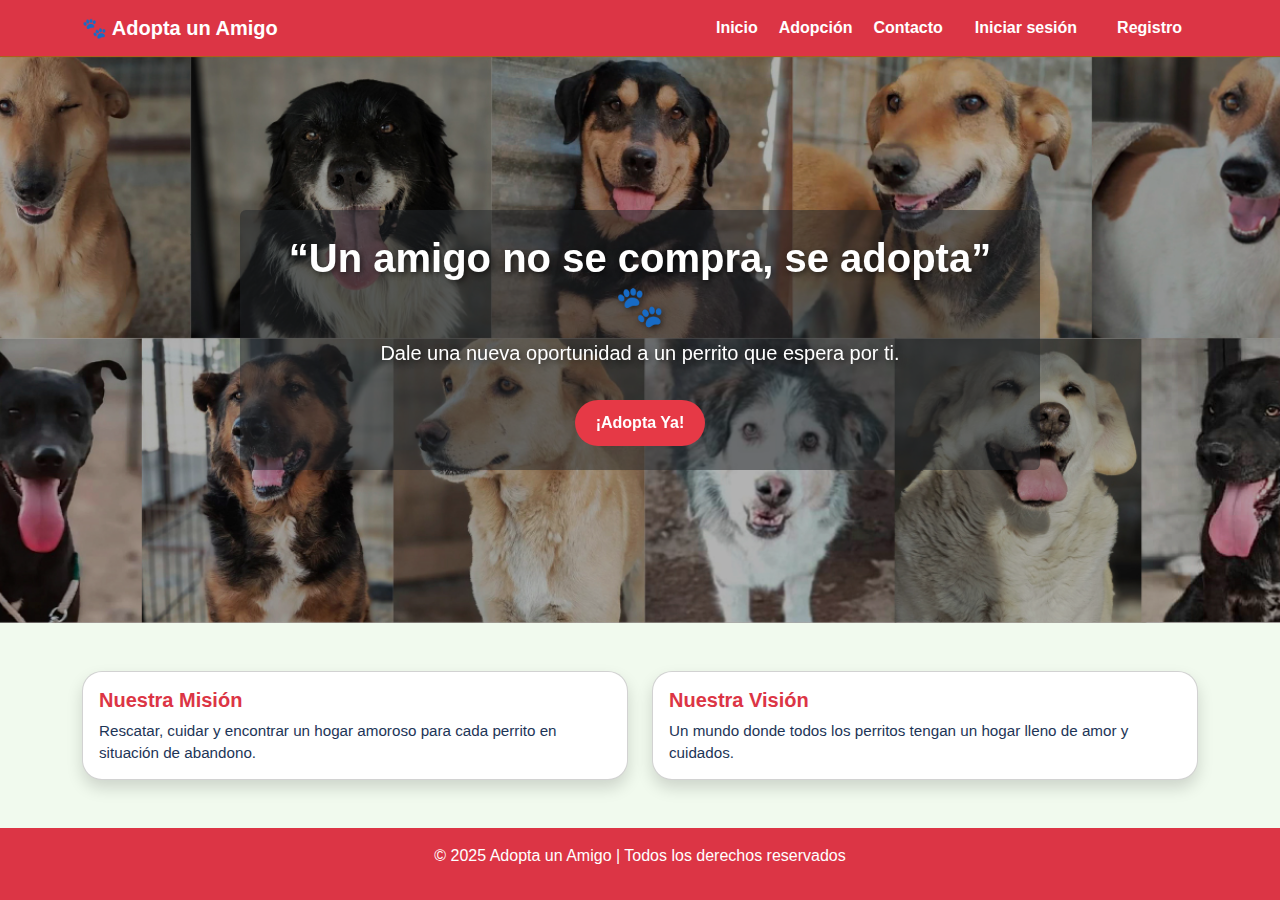
<file: index.html>
<!DOCTYPE html>
<html lang="es">
<head>
  <meta charset="UTF-8">
  <meta name="viewport" content="width=device-width, initial-scale=1.0">
  <title>Adopción de Perritos - Inicio</title>

  <!-- Bootstrap -->
  <link href="https://cdn.jsdelivr.net/npm/bootstrap@5.3.3/dist/css/bootstrap.min.css" rel="stylesheet">

  <link rel="stylesheet" href="css/style.css">
</head>
<body>
  
<!-- Navbar -->
<header>
  <nav class="navbar navbar-expand-lg navbar-dark bg-danger shadow">
    <div class="container">
      <a class="navbar-brand fw-bold" href="index.html">🐾 Adopta un Amigo</a>
      <button class="navbar-toggler" type="button" data-bs-toggle="collapse" data-bs-target="#menu">
        <span class="navbar-toggler-icon"></span>
      </button>
      <div class="collapse navbar-collapse" id="menu">
        <ul class="navbar-nav ms-auto">
          <li class="nav-item"><a class="nav-link" href="index.html">Inicio</a></li>
          <li class="nav-item"><a class="nav-link" href="adopcion.html">Adopción</a></li>
          <li class="nav-item"><a class="nav-link" href="contacto.html">Contacto</a></li>
          <li class="nav-item login-btn">
            <a class="nav-link btn btn-light text-danger px-3 ms-2" href="login.html">Iniciar sesión</a>
          </li>
          <li class="nav-item register-btn">
            <a class="nav-link btn btn-warning text-white px-3 ms-2" href="register.html">Registro</a>
          </li>
        </ul>
      </div>
    </div>
  </nav>
</header>

<!-- Banner con carrusel -->
<section class="banner position-relative text-center text-white">
  <div id="bannerCarousel" class="carousel slide carousel-fade" data-bs-ride="carousel">
    <div class="carousel-inner">
      <div class="carousel-item active">
        <img src="img/perrito4.jpg" class="d-block w-100 banner-img" alt="Perrito 1">
      </div>
      <div class="carousel-item">
        <img src="img/perrito5.jpg" class="d-block w-100 banner-img" alt="Perrito 2">
      </div>
      <div class="carousel-item">
        <img src="img/perrito6.jpg" class="d-block w-100 banner-img" alt="Perrito 3">
      </div>
    </div>
  </div>

  <div class="banner-content position-absolute top-50 start-50 translate-middle bg-dark bg-opacity-50 p-4 rounded w-100" style="max-width: 800px;">
    <h1 class="fw-bold">“Un amigo no se compra, se adopta” 🐾</h1>
    <p class="lead">Dale una nueva oportunidad a un perrito que espera por ti.</p>
    <a href="adopcion.html" class="btn btn-custom mt-3">¡Adopta Ya!</a>
  </div>
</section>

<!-- Misión y Visión -->
<section class="container my-5">
  <div class="row g-4">
    <div class="col-md-6">
      <div class="card shadow h-100">
        <div class="card-body">
          <h5 class="card-title text-danger">Nuestra Misión</h5>
          <p class="card-text">Rescatar, cuidar y encontrar un hogar amoroso para cada perrito en situación de abandono.</p>
        </div>
      </div>
    </div>
    <div class="col-md-6">
      <div class="card shadow h-100">
        <div class="card-body">
          <h5 class="card-title text-danger">Nuestra Visión</h5>
          <p class="card-text">Un mundo donde todos los perritos tengan un hogar lleno de amor y cuidados.</p>
        </div>
      </div>
    </div>
  </div>
</section>


<!-- Footer -->
<footer class="footer text-white text-center p-3 bg-danger">
  <p>&copy; 2025 Adopta un Amigo | Todos los derechos reservados</p>
</footer>

<!-- Scripts -->
<script src="https://cdn.jsdelivr.net/npm/bootstrap@5.3.3/dist/js/bootstrap.bundle.min.js"></script>
<script src="js/session.js"></script>
</body>
</html>
</file>
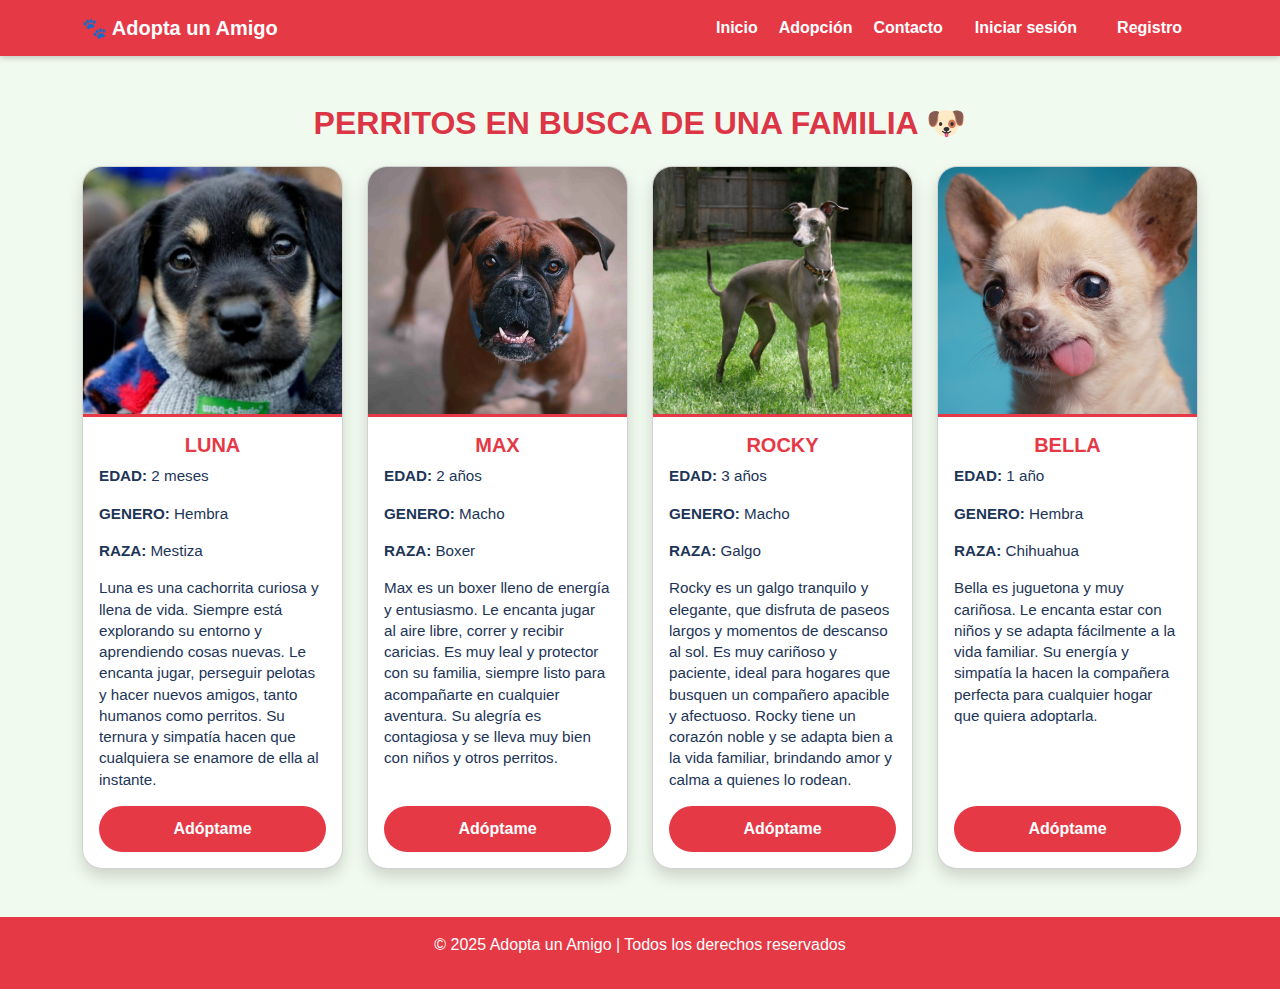
<file: adopcion.html>
<!DOCTYPE html>
<html lang="es">
<head>
  <meta charset="UTF-8">
  <meta name="viewport" content="width=device-width, initial-scale=1.0">
  <title>Perritos en Adopción - Adopta un Amigo</title>

  <!-- Bootstrap -->
  <link href="https://cdn.jsdelivr.net/npm/bootstrap@5.3.3/dist/css/bootstrap.min.css" rel="stylesheet">
  <link rel="stylesheet" href="css/style.css">
</head>
<body>
  <!-- Navbar -->
  <header>
    <nav class="navbar navbar-expand-lg navbar-dark">
      <div class="container">
        <a class="navbar-brand fw-bold" href="index.html">🐾 Adopta un Amigo</a>
        <button class="navbar-toggler" type="button" data-bs-toggle="collapse" data-bs-target="#menu">
          <span class="navbar-toggler-icon"></span>
        </button>
        <div class="collapse navbar-collapse" id="menu">
          <ul class="navbar-nav ms-auto">
            <li class="nav-item"><a class="nav-link" href="index.html">Inicio</a></li>
            <li class="nav-item"><a class="nav-link" href="adopcion.html">Adopción</a></li>
            <li class="nav-item"><a class="nav-link" href="contacto.html">Contacto</a></li>
            <li class="nav-item login-btn">
              <a class="nav-link btn btn-danger text-white px-3 ms-2" href="login.html">Iniciar sesión</a>
            </li>
            <li class="nav-item register-btn">
              <a class="nav-link btn btn-warning text-white px-3 ms-2" href="register.html">Registro</a>
            </li>
          </ul>
        </div>
      </div>
    </nav>
  </header>

  <!-- Perritos disponibles -->
  <section class="container my-5">
    <h2 class="text-center text-danger mb-4">PERRITOS EN BUSCA DE UNA FAMILIA 🐶</h2>
    <div class="row g-4">

      <!-- Card 1 -->
      <div class="col-12 col-sm-6 col-md-4 col-lg-3">
        <div class="card shadow h-100 d-flex flex-column">
          <img src="img/adopcion1.jpeg" class="card-img-top" alt="Perrito 1">
          <div class="card-body d-flex flex-column">
            <h5 class="card-title text-center">LUNA</h5>
            <p class="card-text"><strong>EDAD:</strong> 2 meses</p>
            <p class="card-text"><strong>GENERO:</strong> Hembra</p>
            <p class="card-text"><strong>RAZA:</strong> Mestiza</p>
            <p class="card-text">Luna es una cachorrita curiosa y llena de vida. Siempre está explorando su entorno y aprendiendo cosas nuevas. Le encanta jugar, perseguir pelotas y hacer nuevos amigos, tanto humanos como perritos. Su ternura y simpatía hacen que cualquiera se enamore de ella al instante.</p>
            <div class="mt-auto">
              <a href="contacto.html" class="btn btn-custom w-100">Adóptame</a>
            </div>
          </div>
        </div>
      </div>
      <!-- Card 2 -->
      <div class="col-12 col-sm-6 col-md-4 col-lg-3">
        <div class="card shadow h-100 d-flex flex-column">
          <img src="img/adopcion2.jpeg" class="card-img-top" alt="Perrito 2">
          <div class="card-body d-flex flex-column">
            <h5 class="card-title text-center">MAX</h5>
            <p class="card-text"><strong>EDAD:</strong> 2 años</p>
            <p class="card-text"><strong>GENERO:</strong> Macho</p>
            <p class="card-text"><strong>RAZA:</strong> Boxer</p>
            <p class="card-text">Max es un boxer lleno de energía y entusiasmo. Le encanta jugar al aire libre, correr y recibir caricias. Es muy leal y protector con su familia, siempre listo para acompañarte en cualquier aventura. Su alegría es contagiosa y se lleva muy bien con niños y otros perritos.</p>
            <div class="mt-auto">
              <a href="contacto.html" class="btn btn-custom w-100">Adóptame</a>
            </div>
          </div>
        </div>
      </div>

      <!-- Card 3 -->
      <div class="col-12 col-sm-6 col-md-4 col-lg-3">
        <div class="card shadow h-100 d-flex flex-column">
          <img src="img/adopcion3.jpeg" class="card-img-top" alt="Perrito 3">
          <div class="card-body d-flex flex-column">
            <h5 class="card-title text-center">ROCKY</h5>
            <p class="card-text"><strong>EDAD:</strong> 3 años</p>
            <p class="card-text"><strong>GENERO:</strong> Macho</p>
            <p class="card-text"><strong>RAZA:</strong> Galgo</p>
            <p class="card-text">Rocky es un galgo tranquilo y elegante, que disfruta de paseos largos y momentos de descanso al sol. Es muy cariñoso y paciente, ideal para hogares que busquen un compañero apacible y afectuoso. Rocky tiene un corazón noble y se adapta bien a la vida familiar, brindando amor y calma a quienes lo rodean.</p>
            <div class="mt-auto">
              <a href="contacto.html" class="btn btn-custom w-100">Adóptame</a>
            </div>
          </div>
        </div>
      </div>

      <!-- Card 4 (puedes duplicar y cambiar info si hay más perritos) -->
      <div class="col-12 col-sm-6 col-md-4 col-lg-3">
        <div class="card shadow h-100 d-flex flex-column">
          <img src="img/adopcion4.jpeg" class="card-img-top" alt="Perrito 4">
          <div class="card-body d-flex flex-column">
            <h5 class="card-title text-center">BELLA</h5>
            <p class="card-text"><strong>EDAD:</strong> 1 año</p>
            <p class="card-text"><strong>GENERO:</strong> Hembra</p>
            <p class="card-text"><strong>RAZA:</strong> Chihuahua</p>
            <p class="card-text">Bella es juguetona y muy cariñosa. Le encanta estar con niños y se adapta fácilmente a la vida familiar. Su energía y simpatía la hacen la compañera perfecta para cualquier hogar que quiera adoptarla.</p>
            <div class="mt-auto">
              <a href="contacto.html" class="btn btn-custom w-100">Adóptame</a>
            </div>
          </div>
        </div>
      </div>

    </div>
  </section>

  <!-- Footer -->
  <footer class="footer text-white text-center p-3">
    <p>&copy; 2025 Adopta un Amigo | Todos los derechos reservados</p>
  </footer>

  <!-- Scripts -->
  <script src="https://cdn.jsdelivr.net/npm/bootstrap@5.3.3/dist/js/bootstrap.bundle.min.js"></script>
  <script src="js/session.js"></script>
</body>
</html>
</file>
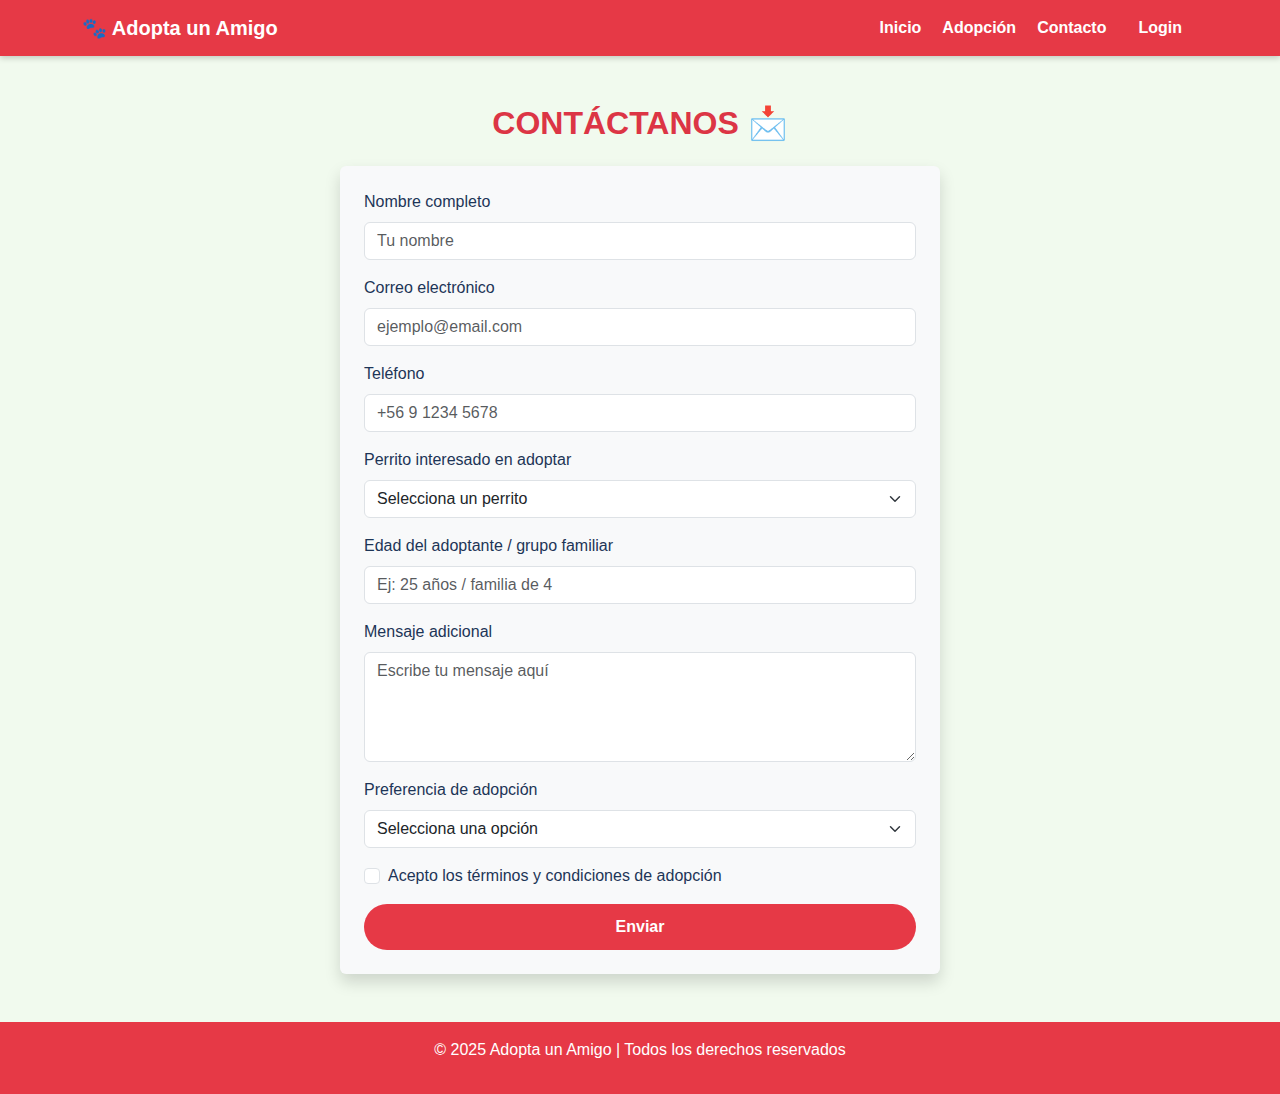
<file: contacto.html>
<!DOCTYPE html>
<html lang="es">
<head>
  <meta charset="UTF-8">
  <meta name="viewport" content="width=device-width, initial-scale=1.0">
  <title>Contacto</title>

  <!-- Bootstrap -->
  <link href="https://cdn.jsdelivr.net/npm/bootstrap@5.3.3/dist/css/bootstrap.min.css" rel="stylesheet">


  <link rel="stylesheet" href="css/style.css">
</head>
<body>
  <!-- Header / Navbar -->
<header>
  <nav class="navbar navbar-expand-lg navbar-dark">
    <div class="container">
      <a class="navbar-brand fw-bold" href="index.html">🐾 Adopta un Amigo</a>
      <button class="navbar-toggler" type="button" data-bs-toggle="collapse" data-bs-target="#menu"
        aria-controls="menu" aria-expanded="false" aria-label="Menú">
        <span class="navbar-toggler-icon"></span>
      </button>
      <div class="collapse navbar-collapse" id="menu">
        <ul class="navbar-nav ms-auto">
          <li class="nav-item">
            <a class="nav-link" href="index.html">Inicio</a>
          </li>
          <li class="nav-item">
            <a class="nav-link" href="adopcion.html">Adopción</a>
          </li>
          <li class="nav-item">
            <a class="nav-link" href="contacto.html">Contacto</a>
          </li>
          <li class="nav-item">
            <a class="nav-link btn btn-danger text-white px-3 ms-2" href="login.html">Login</a>
          </li>
        </ul>
      </div>
    </div>
  </nav>
</header>
<!-- Formulario -->
<section class="container my-5">
  <h2 class="text-center text-danger mb-4">Contáctanos 📩</h2>
  <form class="shadow p-4 rounded bg-light mx-auto" style="max-width: 600px;">
    
    <!-- Nombre -->
    <div class="mb-3">
      <label for="nombre" class="form-label">Nombre completo</label>
      <input type="text" class="form-control" id="nombre" placeholder="Tu nombre" required>
    </div>

    <!-- Correo -->
    <div class="mb-3">
      <label for="correo" class="form-label">Correo electrónico</label>
      <input type="email" class="form-control" id="correo" placeholder="ejemplo@email.com" required>
    </div>

    <!-- Teléfono -->
    <div class="mb-3">
      <label for="telefono" class="form-label">Teléfono</label>
      <input type="tel" class="form-control" id="telefono" placeholder="+56 9 1234 5678">
    </div>

    <!-- Perrito interesado -->
    <div class="mb-3">
      <label for="perrito" class="form-label">Perrito interesado en adoptar</label>
        <select class="form-select" id="perrito" required>
          <option value="" selected disabled>Selecciona un perrito</option>
        </select>
    </div>

    <!-- Grupo familiar / Edad del adoptante -->
    <div class="mb-3">
      <label for="edad" class="form-label">Edad del adoptante / grupo familiar</label>
      <input type="text" class="form-control" id="edad" placeholder="Ej: 25 años / familia de 4">
    </div>

    <!-- Mensaje adicional -->
    <div class="mb-3">
      <label for="mensaje" class="form-label">Mensaje adicional</label>
      <textarea class="form-control" id="mensaje" rows="4" placeholder="Escribe tu mensaje aquí"></textarea>
    </div>

    <!-- Preferencia de adopción -->
    <div class="mb-3">
      <label for="preferencia" class="form-label">Preferencia de adopción</label>
      <select class="form-select" id="preferencia">
        <option value="" selected disabled>Selecciona una opción</option>
        <option value="inmediata">Inmediata</option>
        <option value="próxima_semana">Próxima semana</option>
        <option value="otro">Otro</option>
      </select>
    </div>

    <!-- Aceptar términos -->
    <div class="mb-3 form-check">
      <input type="checkbox" class="form-check-input" id="terminos" required>
      <label class="form-check-label" for="terminos">Acepto los términos y condiciones de adopción</label>
    </div>

    <button type="submit" class="btn btn-custom w-100">Enviar</button>
  </form>
</section>


<!-- Footer -->
<footer class="footer text-white text-center p-3">
  <p>&copy; 2025 Adopta un Amigo | Todos los derechos reservados</p>
</footer>


<!-- Bootstrap JS -->
<script src="https://cdn.jsdelivr.net/npm/bootstrap@5.3.3/dist/js/bootstrap.bundle.min.js"></script>
</body>
</html>
<!-- Bootstrap JS -->
<script src="https://cdn.jsdelivr.net/npm/bootstrap@5.3.3/dist/js/bootstrap.bundle.min.js"></script>
<script>
// Nombres de perritos extraídos de adopcion.html (puedes automatizarlo aún más si usas backend o fetch)
const perritos = ["LUNA", "MAX", "ROCKY", "BELLA"];
const selectPerrito = document.getElementById('perrito');
if (selectPerrito) {
  perritos.forEach(nombre => {
    const opt = document.createElement('option');
    opt.value = nombre;
    opt.textContent = nombre.charAt(0) + nombre.slice(1).toLowerCase();
    selectPerrito.appendChild(opt);
  });
}
</script>
</file>
<file: css/style.css>
body {
  font-family: 'Quicksand', sans-serif;
  background-color: #f1faee;
  color: #1d3557;
  margin: 0;
  padding: 0;
}

/* =======================
   Navbar
   ======================= */
.navbar {
  background-color: #e63946; /* rojo principal */
  box-shadow: 0 2px 6px rgba(0,0,0,0.2);
}

.navbar .nav-link {
  color: #fff !important;
  font-weight: 600;
  border-radius: 20px;
  padding: 8px 16px;
  margin-left: 5px;
  transition: all 0.3s ease;
}

.navbar .nav-link:hover {
  background-color: #457b9d;  /* azul verdoso */
  color: #fff !important;
}

.navbar .nav-link.active {
  background-color: #1d3557;  /* azul oscuro */
  color: #fff !important;
}

/* =======================
   Banner / Carrusel
   ======================= */
.banner {
  height: 100vh;
  min-height: 500px;
  overflow: hidden;
  position: relative;
}

.banner .carousel,
.banner .carousel-inner,
.banner .carousel-item {
  height: 100%;
}

.banner-img {
  width: 100%;
  height: 100%;
  object-fit: cover;
  object-position: center;
  filter: brightness(0.7);
}

.banner-content {
  z-index: 2;
}

.banner-content h1,
.banner-content p {
  text-shadow: 2px 2px 6px rgba(0,0,0,0.6);
}

.banner-img {
  transition: transform 0.8s ease;
}
.banner-img:hover {
  transform: scale(1.05);
}


/* Botón del banner */
.btn-custom {
  background-color: #e63946;
  color: #fff;
  border-radius: 25px;
  padding: 10px 20px;
  font-weight: 600;
  transition: all 0.3s ease;
}

.btn-custom:hover {
  background-color: #457b9d;
  transform: scale(1.05);
}

/* =======================
   Cards (Misión / Visión)
   ======================= */
.card {
  border-radius: 12px;
  transition: transform 0.2s ease-in-out, box-shadow 0.2s ease-in-out;
}

.card:hover {
  transform: translateY(-5px);
  box-shadow: 0 6px 15px rgba(0,0,0,0.2);
}

/* =======================
   Botones generales
   ======================= */
.btn {
  transition: background 0.3s ease, transform 0.2s ease;
}

.btn:hover {
  transform: scale(1.05);
}

/* =======================
   Formulario
   ======================= */
form {
  width: 100%;
}

/* =======================
   Footer
   ======================= */
.footer {
  background-color: #e63946;
  color: #fff;
  text-align: center;
  padding: 1rem;
}

/* =======================
   Responsividad
   ======================= */
@media (max-width: 576px) {
  .banner-content { padding: 1rem; }
  .banner-content h1 { font-size: 1.4rem; }
}
/* Asegura que el footer siempre quede abajo */
html, body {
  height: 100%;
}

body {
  display: flex;
  flex-direction: column;
}

footer {
  margin-top: auto; /* empuja el footer al fondo */
  background-color: #1d3557; /* mismo color de tu navbar */
}

/* =======================
   Cards (ADOPCIÓN)
   ======================= */
.card {
  border-radius: 20px;
  overflow: hidden;
  transition: transform 0.3s ease, box-shadow 0.3s ease;
  box-shadow: 0 4px 20px rgba(0, 0, 0, 0.15);
  background-color: #fff; /* Fondo blanco */
}

.card:hover {
  transform: translateY(-8px);
  box-shadow: 0 12px 30px rgba(0, 0, 0, 0.25);
}

/* Imagen de la card */
.card-img-top {
  height: 250px;
  object-fit: cover;
  border-bottom: 3px solid #e63946; /* Línea roja debajo de la imagen */
}

/* Títulos */
.card-title {
  font-weight: 700;
  font-size: 1.25rem;
  color: #e63946; /* rojo destacado */
}

/* Texto de la card */
.card-text {
  font-size: 0.95rem;
  color: #1d3557;
  line-height: 1.4;
}

/* Botón de adopción */
.btn-custom {
  background-color: #e63946;
  color: #fff;
  border-radius: 25px;
  padding: 10px 20px;
  font-weight: 600;
  transition: all 0.3s ease;
}

.btn-custom:hover {
  background-color: #f0655e; /* rojo más claro al pasar mouse */
  transform: scale(1.05);
}

/* Encabezado de sección */
h2.text-center {
  font-weight: 700;
  text-transform: uppercase;
  margin-bottom: 2rem;
  color: #e63946;
}

/* Ajuste responsive de columnas centradas */
.row.g-4 {
  justify-content: center;
}
</file>
